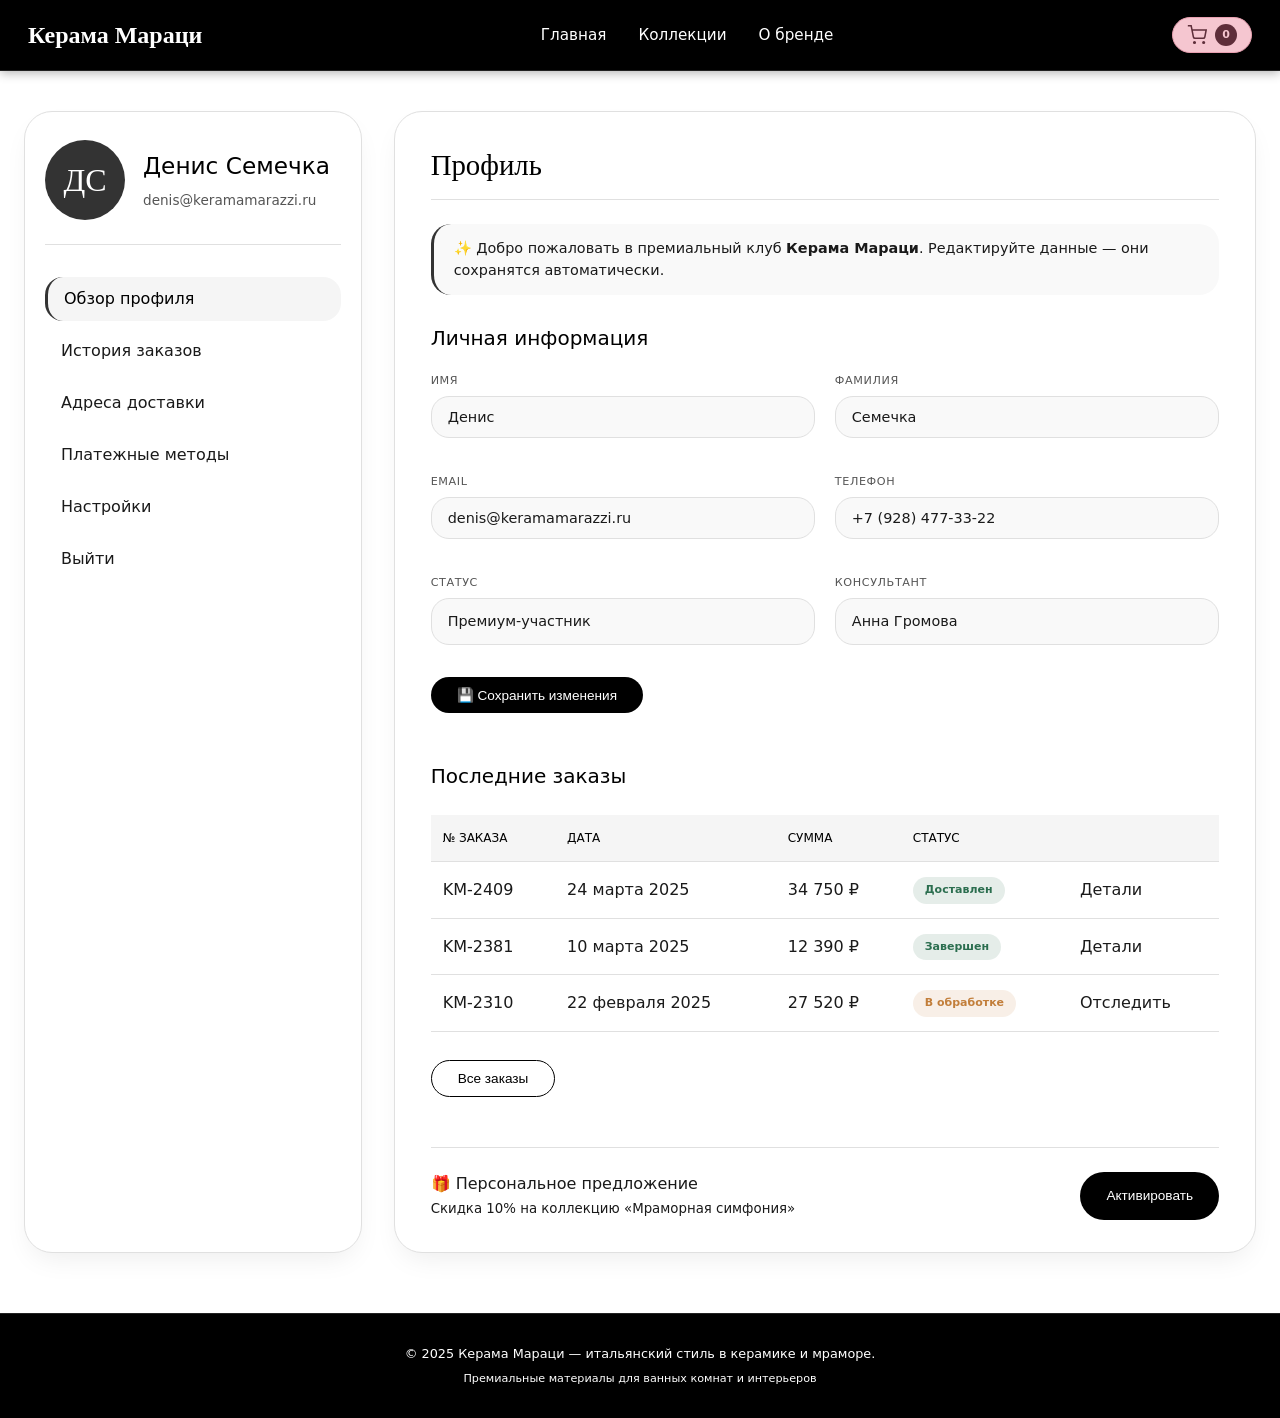
<file: acc.html>
<!DOCTYPE html>
<html lang="ru">
<head>
    <meta charset="UTF-8">
    <meta name="viewport" content="width=device-width, initial-scale=1.0">
    <title>Личный кабинет — Керама Мараци</title>
    <style>
        * {
            margin: 0;
            padding: 0;
            box-sizing: border-box;
        }
        :root {
            --black: #000000;
            --dark-gray: #1a1a1a;
            --gray: #333333;
            --light-gray: #555555;
            --border-light: #e0e0e0;
            --soft-pink: #f5c6d0;
            --soft-pink-dark: #e8a0b0;
            --white: #ffffff;
            --sidebar-active-bg: #f5f5f5;
            --table-header-bg: #f5f5f5;
            --table-hover-bg: #fafafa;
            --detail-group-bg: #f9f9f9;
            --status-completed: #2b6e4f;
            --status-processing: #c27e3a;
        }
        body {
            font-family: 'Inter', system-ui, 'Segoe UI', Roboto, sans-serif;
            margin: 0;
            background: var(--white);
            color: var(--dark-gray);
            line-height: 1.5;
        }
        header {
            background: var(--black);
            box-shadow: 0 2px 10px rgba(0,0,0,0.3);
            position: sticky;
            top: 0;
            z-index: 100;
            border-bottom: 1px solid #222;
        }
        .header-container {
            max-width: 1280px;
            margin: 0 auto;
            padding: 0 28px;
            height: 70px;
            display: flex;
            justify-content: space-between;
            align-items: center;
        }
        .logo {
            font-size: 24px;
            font-weight: 600;
            color: var(--white);
            font-family: 'Playfair Display', serif;
            cursor: pointer;
        }
        nav ul {
            display: flex;
            list-style: none;
            gap: 32px;
        }
        nav ul li a {
            text-decoration: none;
            color: var(--white);
            font-weight: 500;
            font-size: 0.95rem;
            cursor: pointer;
        }
        nav ul li a:hover { color: #ccc; }
        .cart-icon {
            cursor: pointer;
            display: flex;
            align-items: center;
            background: var(--soft-pink);
            padding: 6px 14px;
            border-radius: 40px;
            border: 1px solid var(--soft-pink-dark);
            transition: 0.2s;
        }
        .cart-icon:hover {
            background: var(--soft-pink-dark);
            transform: translateY(-1px);
        }
        .cart-count {
            background: #5e2e3a;
            color: var(--soft-pink);
            border-radius: 30px;
            width: 22px;
            height: 22px;
            display: inline-flex;
            justify-content: center;
            align-items: center;
            font-size: 11px;
            font-weight: 700;
            margin-left: 8px;
        }
        .account-container {
            max-width: 1280px;
            margin: 40px auto;
            padding: 0 24px;
            display: flex;
            flex-wrap: wrap;
            gap: 32px;
        }
        .account-sidebar {
            flex: 1.2;
            min-width: 260px;
            background: var(--white);
            border-radius: 28px;
            box-shadow: 0 12px 28px -8px rgba(0,0,0,0.08);
            padding: 28px 20px;
            border: 1px solid var(--border-light);
        }
        .account-content {
            flex: 3.2;
            background: var(--white);
            border-radius: 28px;
            box-shadow: 0 12px 28px -8px rgba(0,0,0,0.08);
            padding: 32px 36px;
            border: 1px solid var(--border-light);
        }
        .user-profile {
            display: flex;
            align-items: center;
            gap: 18px;
            margin-bottom: 32px;
            border-bottom: 1px solid var(--border-light);
            padding-bottom: 24px;
            flex-wrap: wrap;
        }
        .user-avatar {
            width: 80px;
            height: 80px;
            border-radius: 50%;
            background: var(--gray);
            display: flex;
            align-items: center;
            justify-content: center;
            color: white;
            font-size: 32px;
            font-weight: 500;
            font-family: 'Playfair Display', serif;
        }
        .user-info h2 {
            margin: 0;
            font-size: 1.45rem;
            font-weight: 500;
            color: var(--black);
        }
        .user-info p {
            margin: 6px 0 0;
            color: var(--light-gray);
            font-size: 0.85rem;
        }
        .sidebar-menu {
            list-style: none;
            margin-top: 8px;
        }
        .sidebar-menu li {
            margin-bottom: 8px;
        }
        .sidebar-menu a {
            display: flex;
            align-items: center;
            gap: 12px;
            padding: 10px 16px;
            color: var(--dark-gray);
            text-decoration: none;
            border-radius: 18px;
            font-weight: 450;
            transition: all 0.2s;
            cursor: pointer;
        }
        .sidebar-menu a:hover, .sidebar-menu a.active {
            background: var(--sidebar-active-bg);
            color: var(--black);
        }
        .sidebar-menu a.active {
            font-weight: 500;
            border-left: 3px solid var(--gray);
            background: var(--sidebar-active-bg);
        }
        .section-title {
            font-size: 1.8rem;
            font-weight: 500;
            color: var(--black);
            margin-bottom: 24px;
            padding-bottom: 12px;
            border-bottom: 1px solid var(--border-light);
            font-family: 'Playfair Display', serif;
        }
        h3 {
            font-size: 1.25rem;
            margin: 28px 0 16px;
            font-weight: 500;
            color: var(--black);
        }
        .account-details {
            display: grid;
            grid-template-columns: repeat(auto-fill, minmax(260px, 1fr));
            gap: 20px;
            margin: 20px 0 16px;
        }
        .detail-group {
            margin-bottom: 16px;
        }
        .detail-group label {
            display: block;
            margin-bottom: 6px;
            color: var(--light-gray);
            font-weight: 450;
            font-size: 0.7rem;
            text-transform: uppercase;
            letter-spacing: 0.6px;
        }
        .detail-group p, .detail-group input {
            margin: 0;
            padding: 12px 16px;
            background: var(--detail-group-bg);
            border-radius: 18px;
            border: 1px solid var(--border-light);
            color: var(--dark-gray);
            width: 100%;
            font-family: inherit;
            font-size: 0.9rem;
        }
        .detail-group input:focus {
            outline: none;
            border-color: var(--gray);
        }
        .btn {
            display: inline-flex;
            align-items: center;
            gap: 8px;
            padding: 10px 26px;
            background: var(--black);
            color: white;
            border: none;
            border-radius: 40px;
            cursor: pointer;
            font-weight: 500;
            font-size: 0.85rem;
            transition: 0.2s;
        }
        .btn-small {
            padding: 6px 16px;
            font-size: 0.75rem;
        }
        .btn-outline {
            background: transparent;
            border: 1px solid var(--black);
            color: var(--black);
        }
        .btn-outline:hover {
            background: var(--black);
            color: white;
        }
        .btn:hover {
            background-color: var(--gray);
            transform: translateY(-1px);
        }
        .address-item, .card-item {
            display: flex;
            justify-content: space-between;
            align-items: center;
            padding: 12px 0;
            border-bottom: 1px solid var(--border-light);
        }
        .address-actions, .card-actions {
            display: flex;
            gap: 8px;
        }
        .order-history {
            width: 100%;
            border-collapse: collapse;
            margin: 24px 0 20px;
        }
        .order-history th, .order-history td {
            padding: 14px 12px;
            text-align: left;
            border-bottom: 1px solid var(--border-light);
        }
        .order-history th {
            background: var(--table-header-bg);
            font-weight: 500;
            font-size: 0.75rem;
            text-transform: uppercase;
            color: var(--black);
        }
        .order-history tr:hover {
            background: var(--table-hover-bg);
        }
        .status {
            display: inline-block;
            padding: 5px 12px;
            border-radius: 60px;
            font-size: 11px;
            font-weight: 600;
            background: rgba(0,0,0,0.05);
        }
        .status.completed {
            background: rgba(43,110,79,0.12);
            color: var(--status-completed);
        }
        .status.processing {
            background: rgba(194,126,58,0.12);
            color: var(--status-processing);
        }
        .greeting-badge {
            background: var(--detail-group-bg);
            padding: 14px 20px;
            border-radius: 20px;
            margin-bottom: 28px;
            border-left: 3px solid var(--gray);
            font-size: 0.9rem;
        }
        footer {
            background: var(--black);
            color: white;
            text-align: center;
            padding: 30px 20px;
            margin-top: 60px;
            border-top: 1px solid #222;
        }
        .footer-container {
            max-width: 1280px;
            margin: 0 auto;
            font-size: 0.8rem;
        }
        @media (max-width: 760px) {
            .account-container { flex-direction: column; }
            .account-content { padding: 24px; }
            .order-history th, .order-history td { font-size: 12px; padding: 10px 6px; }
        }
        .toast {
            position: fixed;
            bottom: 30px;
            right: 30px;
            background: var(--black);
            color: white;
            padding: 12px 24px;
            border-radius: 40px;
            font-size: 0.85rem;
            z-index: 2000;
            animation: fadeInOut 2s ease;
        }
        @keyframes fadeInOut {
            0% { opacity: 0; transform: translateY(20px); }
            15% { opacity: 1; transform: translateY(0); }
            85% { opacity: 1; transform: translateY(0); }
            100% { opacity: 0; transform: translateY(20px); }
        }
    </style>
</head>
<body>
    <header>
        <div class="header-container">
            <div class="logo" onclick="navigateTo('index')">Керама Мараци</div>
            <nav>
                <ul>
                    <li><a onclick="navigateTo('index')">Главная</a></li>
                    <li><a onclick="navigateTo('catalog')">Коллекции</a></li>
                    <li><a onclick="navigateTo('onas')">О бренде</a></li>
                </ul>
            </nav>
            <div class="cart-icon" onclick="navigateTo('cart')">
                <svg width="20" height="20" viewBox="0 0 24 24" fill="none" stroke="#5e2e3a" stroke-width="1.8">
                    <circle cx="9" cy="21" r="1"/><circle cx="20" cy="21" r="1"/>
                    <path d="M1 1h4l2.68 13.39a2 2 0 0 0 2 1.61h9.72a2 2 0 0 0 2-1.61L23 6H6"/>
                </svg>
                <span class="cart-count" id="cartCount">0</span>
            </div>
        </div>
    </header>

    <div class="account-container">
        <aside class="account-sidebar">
            <div class="user-profile">
                <div class="user-avatar" id="avatarInitials">ДС</div>
                <div class="user-info">
                    <h2 id="userNameDisplay">Денис Семечка</h2>
                    <p id="userEmailDisplay">denis@keramamarazzi.ru</p>
                </div>
            </div>
            <ul class="sidebar-menu">
                <li><a onclick="setActiveTab(this, 'profile')" class="active">Обзор профиля</a></li>
                <li><a onclick="setActiveTab(this, 'orders')">История заказов</a></li>
                <li><a onclick="setActiveTab(this, 'addresses')">Адреса доставки</a></li>
                <li><a onclick="setActiveTab(this, 'payments')">Платежные методы</a></li>
                <li><a onclick="setActiveTab(this, 'settings')">Настройки</a></li>
                <li><a onclick="logout()">Выйти</a></li>
            </ul>
        </aside>
        <main class="account-content" id="mainContent"></main>
    </div>

    <footer>
        <div class="footer-container">
            <p>© 2025 Керама Мараци — итальянский стиль в керамике и мраморе.</p>
            <p style="font-size: 0.7rem; margin-top: 8px;">Премиальные материалы для ванных комнат и интерьеров</p>
        </div>
    </footer>

    <script>
        // ======================== ДАННЫЕ С СОХРАНЕНИЕМ ========================
        let userData = {
            firstName: 'Денис',
            lastName: 'Семечка',
            email: 'denis@keramamarazzi.ru',
            phone: '+7 (928) 477-33-22',
            status: 'Премиум-участник',
            consultant: 'Анна Громова',
            addresses: [
                { type: 'Основной', address: 'г. Москва, ул. Тверская, д. 15, кв. 78' },
                { type: 'Рабочий', address: 'г. Москва, БЦ "Александр Плаза", ул. Правды, д. 24' }
            ],
            cards: [
                { last4: '4532', brand: 'Visa', isMain: true },
                { last4: '8910', brand: 'Mastercard', isMain: false }
            ],
            notifications: { email: true, sms: true },
            promoActivated: false
        };

        function loadUserData() {
            const saved = localStorage.getItem('kerama_userdata');
            if (saved) userData = JSON.parse(saved);
            updateHeaderInfo();
        }
        function saveUserData() {
            localStorage.setItem('kerama_userdata', JSON.stringify(userData));
            updateHeaderInfo();
            showToast('✅ Данные сохранены');
        }
        function updateHeaderInfo() {
            document.getElementById('userNameDisplay').innerText = `${userData.firstName} ${userData.lastName}`;
            document.getElementById('userEmailDisplay').innerText = userData.email;
            document.getElementById('avatarInitials').innerText = (userData.firstName[0] + userData.lastName[0]).toUpperCase();
        }
        function showToast(msg) {
            let t = document.createElement('div');
            t.className = 'toast';
            t.innerText = msg;
            document.body.appendChild(t);
            setTimeout(() => t.remove(), 2000);
        }

        // Навигация
        function navigateTo(page) {
            const links = { index: 'index.html', catalog: 'catalog.html', onas: 'onas.html', cart: 'cart.html' };
            window.location.href = links[page] || '#';
        }

        // Рендер вкладок с автосохранением
        function renderProfileTab() {
            return `
                <h1 class="section-title">Профиль</h1>
                <div class="greeting-badge">✨ Добро пожаловать в премиальный клуб <strong>Керама Мараци</strong>. Редактируйте данные — они сохранятся автоматически.</div>
                <h3>Личная информация</h3>
                <div class="account-details" id="profileForm">
                    <div class="detail-group"><label>Имя</label><input type="text" id="editFirstName" value="${escapeHtml(userData.firstName)}"></div>
                    <div class="detail-group"><label>Фамилия</label><input type="text" id="editLastName" value="${escapeHtml(userData.lastName)}"></div>
                    <div class="detail-group"><label>Email</label><input type="email" id="editEmail" value="${escapeHtml(userData.email)}"></div>
                    <div class="detail-group"><label>Телефон</label><input type="tel" id="editPhone" value="${escapeHtml(userData.phone)}"></div>
                    <div class="detail-group"><label>Статус</label><p>${escapeHtml(userData.status)}</p></div>
                    <div class="detail-group"><label>Консультант</label><p>${escapeHtml(userData.consultant)}</p></div>
                </div>
                <button class="btn" id="saveProfileBtn">💾 Сохранить изменения</button>

                <h3 style="margin-top: 48px;">Последние заказы</h3>
                <table class="order-history"><thead><tr><th>№ заказа</th><th>Дата</th><th>Сумма</th><th>Статус</th><th></th></tr></thead>
                <tbody>
                    <tr><td>KM-2409</td><td>24 марта 2025</td><td>34 750 ₽</td><td><span class="status completed">Доставлен</span></td><td><a onclick="alert('Детали заказа KM-2409')">Детали</a></td></tr>
                    <tr><td>KM-2381</td><td>10 марта 2025</td><td>12 390 ₽</td><td><span class="status completed">Завершен</span></td><td><a onclick="alert('Детали заказа KM-2381')">Детали</a></td></tr>
                    <tr><td>KM-2310</td><td>22 февраля 2025</td><td>27 520 ₽</td><td><span class="status processing">В обработке</span></td><td><a onclick="alert('Отслеживание заказа KM-2310')">Отследить</a></td></tr>
                </tbody></table>
                <button class="btn btn-outline" style="margin-top:8px" onclick="alert('Полная история заказов')">Все заказы</button>

                <div style="margin-top: 50px; padding-top: 24px; border-top: 1px solid var(--border-light); display: flex; justify-content: space-between; flex-wrap: wrap; gap: 16px;">
                    <div><span style="font-weight:500">🎁 Персональное предложение</span><br><small>Скидка 10% на коллекцию «Мраморная симфония»</small></div>
                    <button class="btn ${userData.promoActivated ? 'btn-outline' : ''}" id="activatePromoBtn">${userData.promoActivated ? 'Активирован' : 'Активировать'}</button>
                </div>
            `;
        }

        function renderAddressesTab() {
            let html = `<h1 class="section-title">Адреса доставки</h1><div class="greeting-badge">📍 Вы можете добавлять, редактировать и удалять адреса</div><div id="addressesList">`;
            userData.addresses.forEach((addr, idx) => {
                html += `<div class="address-item" data-idx="${idx}">
                            <div><strong>${escapeHtml(addr.type)}:</strong> ${escapeHtml(addr.address)}</div>
                            <div class="address-actions">
                                <button class="btn btn-small btn-outline" onclick="editAddress(${idx})">✎</button>
                                <button class="btn btn-small btn-outline" onclick="deleteAddress(${idx})">🗑</button>
                            </div>
                         </div>`;
            });
            html += `</div><button class="btn" style="margin-top:20px" onclick="addNewAddress()">+ Добавить адрес</button>`;
            return html;
        }

        function renderPaymentsTab() {
            let html = `<h1 class="section-title">Платежные методы</h1><div class="greeting-badge">💳 Карты можно изменять и удалять</div><div id="cardsList">`;
            userData.cards.forEach((card, idx) => {
                html += `<div class="address-item" data-idx="${idx}">
                            <div>•••• ${card.last4} (${card.brand}) ${card.isMain ? '★ Основная' : ''}</div>
                            <div class="address-actions">
                                <button class="btn btn-small btn-outline" onclick="editCard(${idx})">✎</button>
                                <button class="btn btn-small btn-outline" onclick="deleteCard(${idx})">🗑</button>
                            </div>
                         </div>`;
            });
            html += `</div><button class="btn" style="margin-top:20px" onclick="addNewCard()">+ Добавить карту</button>`;
            return html;
        }

        function renderSettingsTab() {
            return `
                <h1 class="section-title">Настройки</h1>
                <div class="greeting-badge">⚙️ Управление настройками аккаунта</div>
                <h3>Уведомления</h3>
                <div class="account-details">
                    <div class="detail-group"><label>Email-уведомления</label><label><input type="checkbox" id="notifyEmail" ${userData.notifications.email ? 'checked' : ''}> Получать новости и акции</label></div>
                    <div class="detail-group"><label>SMS-уведомления</label><label><input type="checkbox" id="notifySms" ${userData.notifications.sms ? 'checked' : ''}> О статусе заказа</label></div>
                </div>
                <button class="btn" id="saveNotificationsBtn">Сохранить уведомления</button>
                <h3 style="margin-top:32px">Безопасность</h3>
                <div class="account-details">
                    <div class="detail-group"><label>Новый пароль</label><input type="password" id="newPass" placeholder="Введите новый пароль"></div>
                    <div class="detail-group"><label>Подтверждение</label><input type="password" id="confirmPass" placeholder="Подтвердите пароль"></div>
                </div>
                <button class="btn" id="changePasswordBtn">Сменить пароль</button>
            `;
        }

        function renderOrdersTab() {
            return `
                <h1 class="section-title">История заказов</h1>
                <div class="greeting-badge">📦 Все ваши заказы</div>
                <table class="order-history"><thead><tr><th>№ заказа</th><th>Дата</th><th>Сумма</th><th>Статус</th><th></th></tr></thead>
                <tbody>
                    <tr><td>KM-2409</td><td>24 марта 2025</td><td>34 750 ₽</td><td><span class="status completed">Доставлен</span></td><td><a onclick="alert('Детали KM-2409')">Детали</a></td></tr>
                    <tr><td>KM-2381</td><td>10 марта 2025</td><td>12 390 ₽</td><td><span class="status completed">Завершен</span></td><td><a onclick="alert('Детали KM-2381')">Детали</a></td></tr>
                    <tr><td>KM-2310</td><td>22 февраля 2025</td><td>27 520 ₽</td><td><span class="status processing">В обработке</span></td><td><a onclick="alert('Отследить KM-2310')">Отследить</a></td></tr>
                    <tr><td>KM-2256</td><td>5 февраля 2025</td><td>8 990 ₽</td><td><span class="status completed">Доставлен</span></td><td><a onclick="alert('Детали KM-2256')">Детали</a></td></tr>
                    <tr><td>KM-2190</td><td>18 января 2025</td><td>45 200 ₽</td><td><span class="status completed">Доставлен</span></td><td><a onclick="alert('Детали KM-2190')">Детали</a></td></tr>
                </tbody></table>
            `;
        }

        // Функции управления данными
        window.editAddress = function(idx) {
            let newAddr = prompt('Новый адрес:', userData.addresses[idx].address);
            if (newAddr && newAddr.trim()) {
                userData.addresses[idx].address = newAddr.trim();
                saveUserData();
                setActiveTab(document.querySelector('.sidebar-menu a[onclick*="addresses"]'), 'addresses');
            }
        };
        window.deleteAddress = function(idx) {
            if (confirm('Удалить адрес?')) {
                userData.addresses.splice(idx, 1);
                saveUserData();
                setActiveTab(document.querySelector('.sidebar-menu a[onclick*="addresses"]'), 'addresses');
            }
        };
        window.addNewAddress = function() {
            let type = prompt('Название (например, Дом, Дача):', 'Новый адрес');
            let addr = prompt('Адрес:');
            if (type && addr) {
                userData.addresses.push({ type: type, address: addr });
                saveUserData();
                setActiveTab(document.querySelector('.sidebar-menu a[onclick*="addresses"]'), 'addresses');
            }
        };
        window.editCard = function(idx) {
            let newLast4 = prompt('Новые последние 4 цифры карты:', userData.cards[idx].last4);
            if (newLast4 && newLast4.match(/^\d{4}$/)) {
                userData.cards[idx].last4 = newLast4;
                saveUserData();
                setActiveTab(document.querySelector('.sidebar-menu a[onclick*="payments"]'), 'payments');
            } else if (newLast4) alert('Введите ровно 4 цифры');
        };
        window.deleteCard = function(idx) {
            if (confirm('Удалить карту?')) {
                userData.cards.splice(idx, 1);
                saveUserData();
                setActiveTab(document.querySelector('.sidebar-menu a[onclick*="payments"]'), 'payments');
            }
        };
        window.addNewCard = function() {
            let last4 = prompt('Последние 4 цифры карты:');
            if (last4 && last4.match(/^\d{4}$/)) {
                userData.cards.push({ last4: last4, brand: 'Card', isMain: false });
                saveUserData();
                setActiveTab(document.querySelector('.sidebar-menu a[onclick*="payments"]'), 'payments');
            } else if (last4) alert('Введите 4 цифры');
        };
        function escapeHtml(str) { return str.replace(/[&<>]/g, function(m){return m==='&'?'&amp;':m==='<'?'&lt;':'&gt;';}); }

        // Привязка событий после рендера
        function attachEvents(tabId) {
            if (tabId === 'profile') {
                let saveBtn = document.getElementById('saveProfileBtn');
                if (saveBtn) saveBtn.onclick = () => {
                    userData.firstName = document.getElementById('editFirstName').value.trim();
                    userData.lastName = document.getElementById('editLastName').value.trim();
                    userData.email = document.getElementById('editEmail').value.trim();
                    userData.phone = document.getElementById('editPhone').value.trim();
                    saveUserData();
                    setActiveTab(document.querySelector('.sidebar-menu a.active'), 'profile');
                };
                let promoBtn = document.getElementById('activatePromoBtn');
                if (promoBtn) promoBtn.onclick = () => {
                    if (!userData.promoActivated) {
                        userData.promoActivated = true;
                        saveUserData();
                        setActiveTab(document.querySelector('.sidebar-menu a.active'), 'profile');
                    } else showToast('Промокод уже активирован');
                };
            }
            if (tabId === 'settings') {
                let saveNotif = document.getElementById('saveNotificationsBtn');
                if (saveNotif) saveNotif.onclick = () => {
                    userData.notifications.email = document.getElementById('notifyEmail').checked;
                    userData.notifications.sms = document.getElementById('notifySms').checked;
                    saveUserData();
                };
                let changePass = document.getElementById('changePasswordBtn');
                if (changePass) changePass.onclick = () => {
                    let p1 = document.getElementById('newPass').value;
                    let p2 = document.getElementById('confirmPass').value;
                    if (p1 && p1 === p2) {
                        showToast('Пароль изменён (демо)');
                        document.getElementById('newPass').value = '';
                        document.getElementById('confirmPass').value = '';
                    } else alert('Пароли не совпадают или пусты');
                };
            }
        }

        let currentTabId = 'profile';
        function setActiveTab(element, tabId) {
            document.querySelectorAll('.sidebar-menu a').forEach(a => a.classList.remove('active'));
            element.classList.add('active');
            currentTabId = tabId;
            let content = '';
            if (tabId === 'profile') content = renderProfileTab();
            else if (tabId === 'addresses') content = renderAddressesTab();
            else if (tabId === 'payments') content = renderPaymentsTab();
            else if (tabId === 'settings') content = renderSettingsTab();
            else if (tabId === 'orders') content = renderOrdersTab();
            else content = '<h1>Страница в разработке</h1>';
            document.getElementById('mainContent').innerHTML = content;
            attachEvents(tabId);
        }

        function logout() {
            if (confirm('Выйти из аккаунта?')) {
                alert('Вы вышли. Перенаправление на главную');
                window.location.href = 'index.html';
            }
        }

        // Инициализация
        loadUserData();
        setActiveTab(document.querySelector('.sidebar-menu a.active'), 'profile');
        let cart = JSON.parse(localStorage.getItem('kerama_cart')) || [];
        document.getElementById('cartCount').innerText = cart.reduce((s,i)=>s+i.quantity,0);
    </script>
</body>
</html>
</file>
